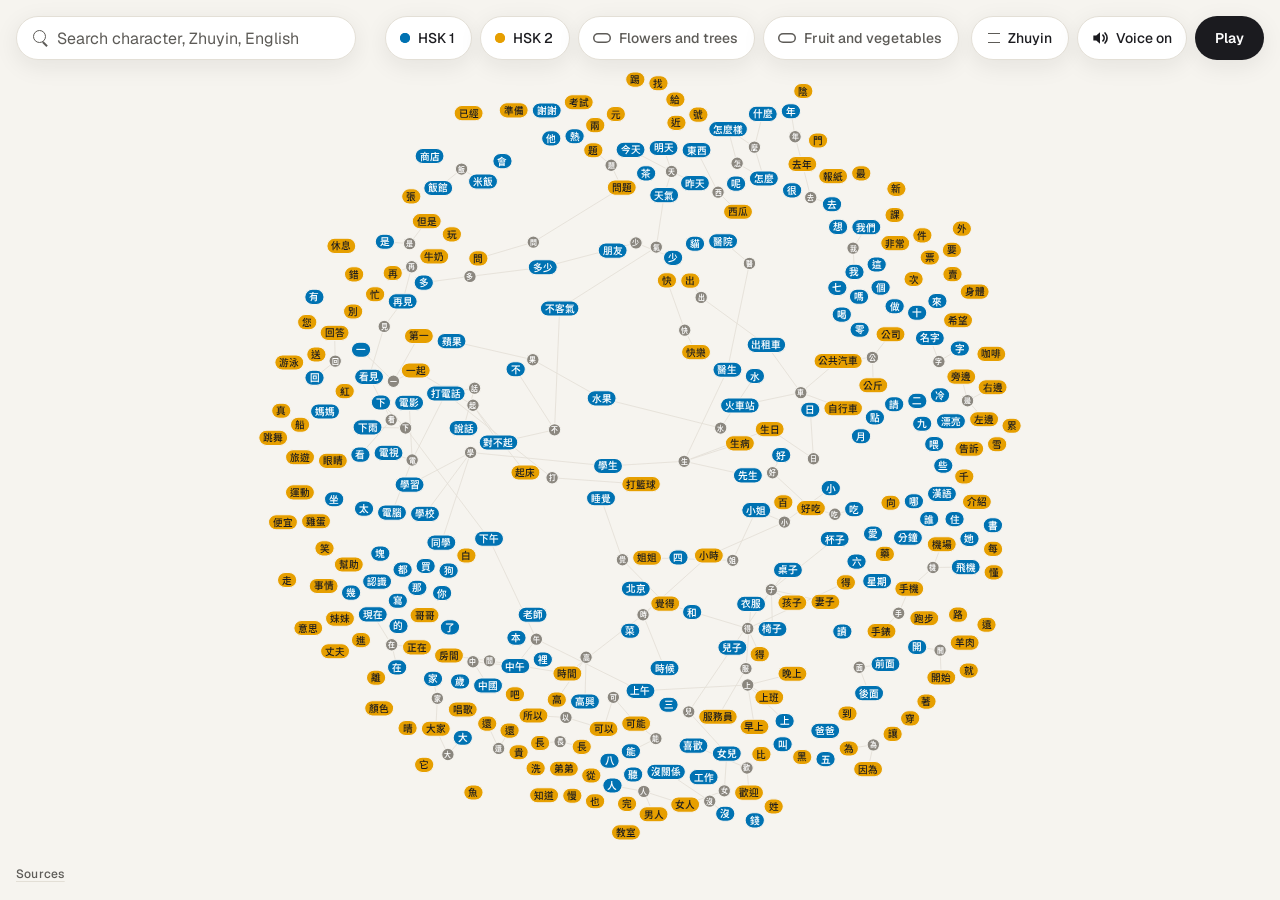
<file: site/index.html>
<!doctype html>
<html lang="en">
<head>
<meta charset="utf-8">
<meta name="viewport" content="width=device-width, initial-scale=1, viewport-fit=cover">
<meta name="theme-color" content="#f6f4ef" media="(prefers-color-scheme: light)">
<meta name="theme-color" content="#0f1424" media="(prefers-color-scheme: dark)">
<style>html{background:#f6f4ef}@media(prefers-color-scheme:dark){html{background:#0f1424}}</style>
<link rel="manifest" href="manifest.webmanifest">
<link rel="apple-touch-icon" sizes="180x180" href="icons/apple-touch-icon.png">
<meta name="apple-mobile-web-app-capable" content="yes">
<meta name="mobile-web-app-capable" content="yes">
<meta name="apple-mobile-web-app-title" content="字串">
<meta name="apple-mobile-web-app-status-bar-style" content="default">
<link rel="apple-touch-startup-image" media="(device-width: 440px) and (device-height: 956px) and (-webkit-device-pixel-ratio: 3) and (orientation: portrait) and (prefers-color-scheme: light)" href="icons/launch-1320x2868.png">
<link rel="apple-touch-startup-image" media="(device-width: 420px) and (device-height: 912px) and (-webkit-device-pixel-ratio: 3) and (orientation: portrait) and (prefers-color-scheme: light)" href="icons/launch-1260x2736.png">
<link rel="apple-touch-startup-image" media="(device-width: 430px) and (device-height: 932px) and (-webkit-device-pixel-ratio: 3) and (orientation: portrait) and (prefers-color-scheme: light)" href="icons/launch-1290x2796.png">
<link rel="apple-touch-startup-image" media="(device-width: 402px) and (device-height: 874px) and (-webkit-device-pixel-ratio: 3) and (orientation: portrait) and (prefers-color-scheme: light)" href="icons/launch-1206x2622.png">
<link rel="apple-touch-startup-image" media="(device-width: 393px) and (device-height: 852px) and (-webkit-device-pixel-ratio: 3) and (orientation: portrait) and (prefers-color-scheme: light)" href="icons/launch-1179x2556.png">
<link rel="apple-touch-startup-image" media="(device-width: 428px) and (device-height: 926px) and (-webkit-device-pixel-ratio: 3) and (orientation: portrait) and (prefers-color-scheme: light)" href="icons/launch-1284x2778.png">
<link rel="apple-touch-startup-image" media="(device-width: 390px) and (device-height: 844px) and (-webkit-device-pixel-ratio: 3) and (orientation: portrait) and (prefers-color-scheme: light)" href="icons/launch-1170x2532.png">
<link rel="apple-touch-startup-image" media="(device-width: 375px) and (device-height: 812px) and (-webkit-device-pixel-ratio: 3) and (orientation: portrait) and (prefers-color-scheme: light)" href="icons/launch-1125x2436.png">
<link rel="apple-touch-startup-image" media="(device-width: 414px) and (device-height: 896px) and (-webkit-device-pixel-ratio: 3) and (orientation: portrait) and (prefers-color-scheme: light)" href="icons/launch-1242x2688.png">
<link rel="apple-touch-startup-image" media="(device-width: 414px) and (device-height: 896px) and (-webkit-device-pixel-ratio: 2) and (orientation: portrait) and (prefers-color-scheme: light)" href="icons/launch-828x1792.png">
<link rel="apple-touch-startup-image" media="(device-width: 375px) and (device-height: 667px) and (-webkit-device-pixel-ratio: 2) and (orientation: portrait) and (prefers-color-scheme: light)" href="icons/launch-750x1334.png">
<link rel="apple-touch-startup-image" media="(device-width: 440px) and (device-height: 956px) and (-webkit-device-pixel-ratio: 3) and (orientation: portrait) and (prefers-color-scheme: dark)" href="icons/launch-dark-1320x2868.png">
<link rel="apple-touch-startup-image" media="(device-width: 420px) and (device-height: 912px) and (-webkit-device-pixel-ratio: 3) and (orientation: portrait) and (prefers-color-scheme: dark)" href="icons/launch-dark-1260x2736.png">
<link rel="apple-touch-startup-image" media="(device-width: 430px) and (device-height: 932px) and (-webkit-device-pixel-ratio: 3) and (orientation: portrait) and (prefers-color-scheme: dark)" href="icons/launch-dark-1290x2796.png">
<link rel="apple-touch-startup-image" media="(device-width: 402px) and (device-height: 874px) and (-webkit-device-pixel-ratio: 3) and (orientation: portrait) and (prefers-color-scheme: dark)" href="icons/launch-dark-1206x2622.png">
<link rel="apple-touch-startup-image" media="(device-width: 393px) and (device-height: 852px) and (-webkit-device-pixel-ratio: 3) and (orientation: portrait) and (prefers-color-scheme: dark)" href="icons/launch-dark-1179x2556.png">
<link rel="apple-touch-startup-image" media="(device-width: 428px) and (device-height: 926px) and (-webkit-device-pixel-ratio: 3) and (orientation: portrait) and (prefers-color-scheme: dark)" href="icons/launch-dark-1284x2778.png">
<link rel="apple-touch-startup-image" media="(device-width: 390px) and (device-height: 844px) and (-webkit-device-pixel-ratio: 3) and (orientation: portrait) and (prefers-color-scheme: dark)" href="icons/launch-dark-1170x2532.png">
<link rel="apple-touch-startup-image" media="(device-width: 375px) and (device-height: 812px) and (-webkit-device-pixel-ratio: 3) and (orientation: portrait) and (prefers-color-scheme: dark)" href="icons/launch-dark-1125x2436.png">
<link rel="apple-touch-startup-image" media="(device-width: 414px) and (device-height: 896px) and (-webkit-device-pixel-ratio: 3) and (orientation: portrait) and (prefers-color-scheme: dark)" href="icons/launch-dark-1242x2688.png">
<link rel="apple-touch-startup-image" media="(device-width: 414px) and (device-height: 896px) and (-webkit-device-pixel-ratio: 2) and (orientation: portrait) and (prefers-color-scheme: dark)" href="icons/launch-dark-828x1792.png">
<link rel="apple-touch-startup-image" media="(device-width: 375px) and (device-height: 667px) and (-webkit-device-pixel-ratio: 2) and (orientation: portrait) and (prefers-color-scheme: dark)" href="icons/launch-dark-750x1334.png">
<title>HSK 1-2 network</title>
<link rel="preload" href="fonts/noto-sans-cjk-tc.woff2" as="font" type="font/woff2" crossorigin>
<link rel="preload" href="fonts/geist.woff2" as="font" type="font/woff2" crossorigin>
<link rel="stylesheet" href="style.css">
</head>
<body>
<main id="stage" class="stage">
  <svg id="graph" role="img" aria-label="Network of collection words linked by shared characters"></svg>
  <p id="status" class="status">Loading…</p>
  <aside id="card" class="card" hidden aria-live="polite"></aside>
</main>
<header id="controls" class="controls">
  <div class="search" role="search">
    <input id="search" type="search" autocomplete="off" spellcheck="false"
      placeholder="Search character, Zhuyin, English" aria-label="Search words"
      aria-controls="results" aria-expanded="false">
    <ul id="results" class="results" role="listbox" hidden></ul>
  </div>
  <ul class="legend" aria-label="Collections">
    <li><button type="button" class="level" role="switch" aria-checked="true" data-collection="1"><span class="swatch l1"></span>HSK 1</button></li>
    <li><button type="button" class="level" role="switch" aria-checked="true" data-collection="2"><span class="swatch l2"></span>HSK 2</button></li>
    <li><button type="button" class="level" role="switch" aria-checked="false" data-collection="flora"><span class="swatch pill"></span>Flowers and trees</button></li>
    <li><button type="button" class="level" role="switch" aria-checked="false" data-collection="produce"><span class="swatch pill"></span>Fruit and vegetables</button></li>
  </ul>
  <div class="panel">
    <button type="button" id="script" class="script">Zhuyin</button>
    <button type="button" id="voice" class="voice" role="switch" aria-checked="true" aria-label="Voice">
      <svg viewBox="0 0 24 24" aria-hidden="true"><path class="i-note" d="M4 9h3.5L12 5v14l-4.5-4H4z"/><path class="i-wave" d="M15.5 8.5a5 5 0 0 1 0 7M18 6a8.5 8.5 0 0 1 0 12"/><path class="i-slash" d="M3.5 3.5l17 17"/></svg>
      <span class="voice-state">Voice on</span>
    </button>
    <a class="play" href="bubbles/">Play</a>
  </div>
</header>
<footer class="foot">
  <details id="sources">
    <summary>Sources</summary>
    <div class="sources-body">
      <p>Definitions and Traditional forms: <a href="https://cc-cedict.org/wiki/" rel="noopener">CC-CEDICT</a>,
        licensed <a href="https://creativecommons.org/licenses/by-sa/4.0/" rel="noopener">CC BY-SA 4.0</a>;
        <a href="https://www.mdbg.net/chinese/dictionary?page=cc-cedict" rel="noopener">download</a>.
        Built from the release of <span id="cedict-release">(unknown)</span>.
        The graph data is shared under the same license.</p>
      <p>Word lists: HSK 2.0 levels 1 and 2 from <a id="hsk-source" href="https://github.com/clem109/hsk-vocabulary" rel="noopener">clem109/hsk-vocabulary</a> (MIT).</p>
      <p id="collections-source">Themed collections: Flowers and trees and Fruit and vegetables were chosen for this site; their definitions come from CC-CEDICT as above.</p>
      <p>Pronunciation: word recordings by Yue Tan (Université de Caen, Shtooka), via
        <a id="audio-source" href="https://github.com/hugolpz/audio-cmn" rel="noopener">hugolpz/audio-cmn</a>,
        licensed <a href="https://creativecommons.org/licenses/by-sa/3.0/us/" rel="noopener">CC BY-SA 3.0 US</a>;
        files unchanged, <a href="audio/CREDITS.txt">credits</a>.</p>
      <p>Syllable recordings by Chen Wang, via
        <a id="syllable-source" href="https://github.com/hugolpz/audio-cmn" rel="noopener">hugolpz/audio-cmn</a>,
        licensed CC BY-SA (version not stated by the source; see its <a href="https://github.com/hugolpz/audio-cmn#readme" rel="noopener">README</a>);
        files unchanged, <a href="audio/CREDITS.txt">credits</a>.</p>
      <p>Character parts: Ideographic Description Sequences from <a href="https://babelstone.co.uk/CJK/IDS.TXT" rel="noopener">BabelStone IDS</a>,
        maintained by Andrew West; built from the file dated <span id="ids-date">(unknown)</span>.</p>
      <p>Radicals and part meanings: <a href="https://www.unicode.org/charts/unihan.html" rel="noopener">Unicode Unihan database</a>
        version <span id="unihan-version">(unknown)</span>, © Unicode, Inc.,
        <a href="https://www.unicode.org/license.txt" rel="noopener">Unicode License V3</a>.</p>
      <p>Character drawings: <a href="https://glyphwiki.org/" rel="noopener">GlyphWiki</a> glyph data,
        free to use, copy, and distribute with or without modification (<a href="data/glyphwiki-LICENSE.txt">license</a>);
        built from the data of <span id="glyphwiki-date">(unknown)</span>.</p>
      <p>Graph library: <a href="https://d3js.org" rel="noopener">D3</a> v7.9.0,
        <a href="vendor/d3.LICENSE.txt">ISC license</a>.</p>
      <p>Typefaces: <a href="https://github.com/notofonts/noto-cjk" rel="noopener">Noto Sans CJK TC</a> by Adobe and Google (<a href="http://scripts.sil.org/OFL" rel="noopener">OFL notice</a>) and
        <a href="https://github.com/vercel/geist-font" rel="noopener">Geist</a> by Vercel with Basement Studio, both licensed
        <a href="https://openfontlicense.org" rel="noopener">SIL Open Font License 1.1</a>; subset for this site,
        licenses: <a href="fonts/noto-sans-cjk-tc.OFL.txt">Noto Sans CJK TC</a>, <a href="fonts/geist.OFL.txt">Geist</a>.</p>
    </div>
  </details>
</footer>
<script src="vendor/d3.v7.min.js"></script>
<script type="module" src="app.js"></script>
</body>
</html>
</file>
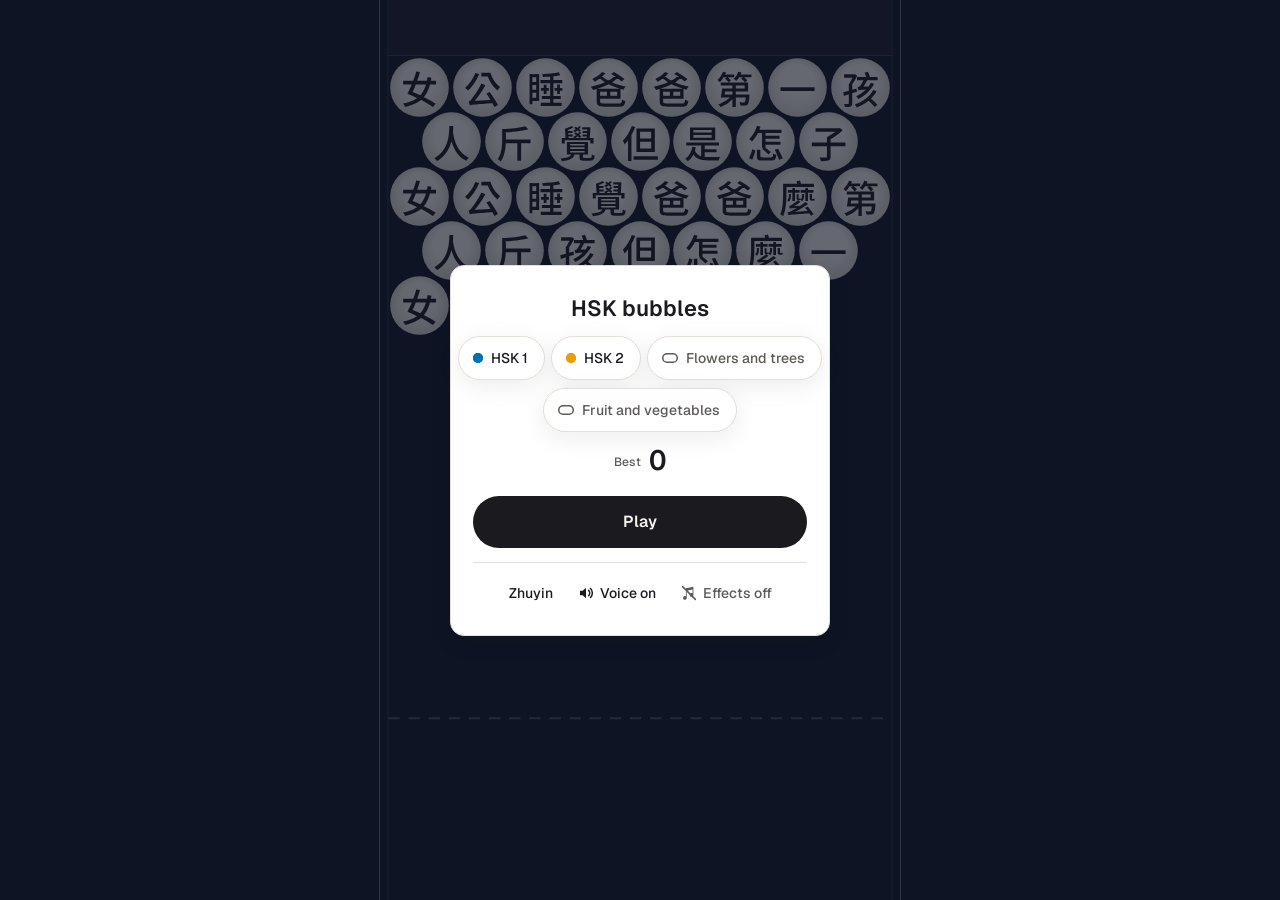
<file: site/bubbles/index.html>
<!doctype html>
<html lang="en">
<head>
<meta charset="utf-8">
<meta name="viewport" content="width=device-width, initial-scale=1, viewport-fit=cover">
<meta name="theme-color" content="#0f1424">
<style>html{background:#0f1424}</style>
<link rel="manifest" href="../manifest.webmanifest">
<link rel="apple-touch-icon" sizes="180x180" href="../icons/apple-touch-icon.png">
<meta name="apple-mobile-web-app-capable" content="yes">
<meta name="mobile-web-app-capable" content="yes">
<meta name="apple-mobile-web-app-title" content="字串">
<meta name="apple-mobile-web-app-status-bar-style" content="default">
<title>HSK bubbles</title>
<link rel="preload" href="../fonts/noto-sans-cjk-tc.woff2" as="font" type="font/woff2" crossorigin>
<link rel="preload" href="../fonts/geist.woff2" as="font" type="font/woff2" crossorigin>
<link rel="stylesheet" href="../style.css">
<link rel="stylesheet" href="game.css">
</head>
<body class="game">
<main id="app" class="app">
  <canvas id="board" aria-label="Bubble board. Drag to aim, lift to shoot."></canvas>

  <header id="hud" class="hud" hidden>
    <div class="hud-score">
      <span id="score" class="score">0</span>
      <span class="hud-meta"><span id="round">Round 1</span><span id="words-left"></span><span id="combo" class="combo" hidden></span></span>
    </div>
    <div class="hud-actions">
      <button type="button" class="icon-btn sound-btn" data-say role="switch" aria-checked="true" aria-label="Voice: pronunciation">
        <svg viewBox="0 0 24 24" aria-hidden="true"><path class="i-note" d="M4 9h3.5L12 5v14l-4.5-4H4z"/><path class="i-wave" d="M15.5 8.5a5 5 0 0 1 0 7M18 6a8.5 8.5 0 0 1 0 12"/><path class="i-slash" d="M3.5 3.5l17 17"/></svg>
        <span class="sound-state">Voice on</span>
      </button>
      <button type="button" class="icon-btn sound-btn" data-sound role="switch" aria-checked="false" aria-label="Effects: sounds and vibration">
        <svg viewBox="0 0 24 24" aria-hidden="true"><path class="i-note" d="M9 18.5a2.5 2.5 0 1 1-2.5-2.5c.5 0 1 .1 1.4.4V5.5l10-2v11a2.5 2.5 0 1 1-2.5-2.5c.5 0 1 .1 1.4.4V7.3l-7.8 1.6v9.6z"/><path class="i-slash" d="M3.5 3.5l17 17"/></svg>
        <span class="sound-state">Effects off</span>
      </button>
      <button type="button" id="pause" class="icon-btn" aria-label="Pause">
        <svg viewBox="0 0 24 24" aria-hidden="true"><rect x="6.5" y="5" width="3.6" height="14" rx="1.2"/><rect x="13.9" y="5" width="3.6" height="14" rx="1.2"/></svg>
      </button>
    </div>
  </header>

  <p id="hint" class="hint" hidden></p>
  <aside id="wcard" class="wcard" aria-live="polite" hidden></aside>
  <div id="banner" class="banner" role="status" hidden></div>

  <section id="start" class="screen scroll" aria-labelledby="title">
    <div class="fold">
      <div class="sheet start-sheet">
        <h1 id="title">HSK bubbles</h1>
        <ul class="levels" aria-label="Collections in the game">
          <li><button type="button" class="level" role="switch" aria-checked="true" data-collection="1"><span class="swatch l1"></span>HSK 1</button></li>
          <li><button type="button" class="level" role="switch" aria-checked="true" data-collection="2"><span class="swatch l2"></span>HSK 2</button></li>
          <li><button type="button" class="level" role="switch" aria-checked="false" data-collection="flora"><span class="swatch themed"></span>Flowers and trees</button></li>
          <li><button type="button" class="level" role="switch" aria-checked="false" data-collection="produce"><span class="swatch themed"></span>Fruit and vegetables</button></li>
        </ul>
        <p class="best"><span class="caption">Best</span> <strong class="best-score">0</strong></p>
        <button type="button" id="play" class="primary" disabled>Loading…</button>
        <div class="quiet">
          <button type="button" class="quiet-btn" data-script role="switch" aria-checked="false" aria-label="Script: Zhuyin or Pinyin">
            <span class="script-state">Zhuyin</span>
          </button>
          <button type="button" class="quiet-btn sound-btn" data-say role="switch" aria-checked="true" aria-label="Voice: pronunciation">
            <svg viewBox="0 0 24 24" aria-hidden="true"><path class="i-note" d="M4 9h3.5L12 5v14l-4.5-4H4z"/><path class="i-wave" d="M15.5 8.5a5 5 0 0 1 0 7M18 6a8.5 8.5 0 0 1 0 12"/><path class="i-slash" d="M3.5 3.5l17 17"/></svg>
            <span class="sound-state">Voice on</span>
          </button>
          <button type="button" class="quiet-btn sound-btn" data-sound role="switch" aria-checked="false" aria-label="Effects: sounds and vibration">
            <svg viewBox="0 0 24 24" aria-hidden="true"><path class="i-note" d="M9 18.5a2.5 2.5 0 1 1-2.5-2.5c.5 0 1 .1 1.4.4V5.5l10-2v11a2.5 2.5 0 1 1-2.5-2.5c.5 0 1 .1 1.4.4V7.3l-7.8 1.6v9.6z"/><path class="i-slash" d="M3.5 3.5l17 17"/></svg>
            <span class="sound-state">Effects off</span>
          </button>
        </div>
      </div>
    </div>
    <div class="below">
      <a class="chip-btn" href="../">Network</a>
      <details class="sources">
        <summary>Sources</summary>
        <p>Definitions and Traditional forms: <a href="https://cc-cedict.org/wiki/" rel="noopener">CC-CEDICT</a>,
          licensed <a href="https://creativecommons.org/licenses/by-sa/4.0/" rel="noopener">CC BY-SA 4.0</a>.
          Built from the release of <span id="cedict-release">(unknown)</span>.</p>
        <p>Word lists: HSK 2.0 levels 1 and 2 from <a href="https://github.com/clem109/hsk-vocabulary" rel="noopener">clem109/hsk-vocabulary</a> (MIT).</p>
        <p>Pronunciation: word recordings by Yue Tan (Université de Caen, Shtooka), via
          <a id="audio-source" href="https://github.com/hugolpz/audio-cmn" rel="noopener">hugolpz/audio-cmn</a>,
          licensed <a href="https://creativecommons.org/licenses/by-sa/3.0/us/" rel="noopener">CC BY-SA 3.0 US</a>;
          files unchanged, <a href="../audio/CREDITS.txt">credits</a>.</p>
        <p>Typefaces: <a href="https://github.com/notofonts/noto-cjk" rel="noopener">Noto Sans CJK TC</a> by Adobe and Google (<a href="http://scripts.sil.org/OFL" rel="noopener">OFL notice</a>) and
          <a href="https://github.com/vercel/geist-font" rel="noopener">Geist</a> by Vercel with Basement Studio, both licensed
          <a href="https://openfontlicense.org" rel="noopener">SIL Open Font License 1.1</a>; subset for this site,
          licenses: <a href="../fonts/noto-sans-cjk-tc.OFL.txt">Noto Sans CJK TC</a>, <a href="../fonts/geist.OFL.txt">Geist</a>.</p>
      </details>
    </div>
  </section>

  <section id="paused" class="screen" aria-labelledby="paused-title" hidden>
    <div class="sheet small">
      <h2 id="paused-title">Paused</h2>
      <button type="button" id="resume" class="primary">Resume</button>
      <button type="button" id="quit" class="secondary">Quit to start</button>
    </div>
  </section>

  <section id="over" class="screen" aria-labelledby="over-title" hidden>
    <div class="sheet">
      <h2 id="over-title">Game over</h2>
      <p class="final"><span id="final-score">0</span></p>
      <p class="best"><span class="caption">Best</span> <strong class="best-score">0</strong> <span id="new-best" class="new-best" hidden>New best</span></p>
      <h3 class="list-title">Words popped</h3>
      <ol id="popped-list" class="popped-list"></ol>
      <button type="button" id="again" class="primary">Play again</button>
      <div class="row"><a class="chip-btn" href="../">Network</a></div>
    </div>
  </section>
</main>
<script type="module" src="game.js"></script>
</body>
</html>
</file>
<file: site/style.css>
/* Shared look tokens for the network and the game (spec hsk-network #look). */

/* Vendored subsets cut by scripts/build_fonts.py; licenses beside them (#type-faces). */
@font-face {
  font-family: "Noto Sans CJK TC";
  src: url("fonts/noto-sans-cjk-tc.woff2") format("woff2");
  font-weight: 400 500;
  font-style: normal;
  font-display: swap;
}

/* Mainland forms face (#face-forms): named only in pinyin mode, so never preloaded. */
@font-face {
  font-family: "Noto Sans CJK TC Mainland";
  src: url("fonts/noto-sans-cjk-tc-mainland.woff2") format("woff2");
  font-weight: 400 500;
  font-style: normal;
  font-display: swap;
}

@font-face {
  font-family: "Geist";
  src: url("fonts/geist.woff2") format("woff2");
  font-weight: 400 600;
  font-style: normal;
  font-display: swap;
}

:root {
  /* Type (#face-stack, #type-scale): Geist first so every character and Zhuyin falls to the Chinese face. */
  --font: "Geist", "Noto Sans CJK TC", system-ui, sans-serif;
  --fs-head: 40px;
  --fs-head-phone: 36px;
  --fs-score: 56px;
  --fs-score-play: 28px;
  --fs-title: 22px;
  --fs-body: 16px;
  --lh-body: 1.5;
  --fs-label: 14px;
  --fs-caption: 12px;
  --ls-caption: .02em;
  --zhuyin-ratio: .38;
  --fs-zhuyin-min: 14px;
  --fs-zhuyin-list: 15px;
  --zhuyin-gap: .3em;
  --w-regular: 400;
  --w-medium: 500;
  --w-semibold: 600;

  /* Color (#color-table). Okabe-Ito blue and orange: distinguishable under common color blindness. */
  --paper: #f6f4ef;
  --night: #0f1424;
  --surface: #ffffff;
  --surface-night: #181e31;
  --ink: #1b1b1f;
  --ink-night: #f6f4ef;
  --muted: #5d5b57;
  --muted-night: #a9b0c2;
  --line: #e3dfd6;
  --line-night: rgba(255, 255, 255, .14);
  --hsk1: #0072b2;
  --hsk2: #e69f00;
  --hub: #8b877f;
  --hover: var(--paper);  /* row hover and selection fill on surfaces */
  /* Part strokes (#strokes-colors): the Okabe-Ito colors left after the level blue and orange. */
  --part-1: #d55e00;
  --part-2: #009e73;
  --part-3: #cc79a7;

  /* Depth (#color-depth, #color-meaning). */
  --radius-card: 14px;
  --radius-pill: 999px;
  --shadow: 0 6px 24px rgba(27, 27, 31, .08);
  --focus-ring: 2px;

  /* Motion (#motion-table): transform and opacity only. */
  --ease-out: cubic-bezier(.22, 1, .36, 1);
  --ease-in-out: cubic-bezier(.65, 0, .35, 1);
  --press-scale: .97;
  --rise: 8px;
  --dur-press: 140ms;
  --dur-card: 220ms;
  --dur-card-leave: 150ms;
  --dur-sheet: 260ms;
  --dur-focus: 550ms;
  --dur-load: 400ms;
  --dur-level: 200ms;
  --dur-reduced: 120ms;
}

/* Pinyin mode: the mainland forms face before the Chinese face, for every text style (#face-forms). */
:root[data-script="pinyin"] {
  --font: "Geist", "Noto Sans CJK TC Mainland", "Noto Sans CJK TC", system-ui, sans-serif;
}

/* ---------- Base (shared by both pages) ---------- */

:root {
  font-family: var(--font);
  font-size: var(--fs-body);
  font-weight: var(--w-regular);
  font-synthesis: none; /* #scale-weights: never a synthetic bold */
  color: var(--ink);
  background: var(--paper);
  -webkit-text-size-adjust: 100%;
  -webkit-tap-highlight-color: transparent; /* #fit-touch: no gray flash on tap */
  touch-action: pan-x pan-y; /* #fit-zoom: no pinch or double-tap page zoom; pages also block iOS gestures */
}

* { box-sizing: border-box; }

html, body {
  margin: 0;
  height: 100%;
  overflow: hidden;
  overscroll-behavior: none;
}

/* #fit-height, #fit-bounce: the body is pinned to the visible screen, so the page never scrolls or slides. */
body {
  position: fixed;
  top: 0;
  left: 0;
  display: flex;
  flex-direction: column;
  height: 100vh;
  height: 100dvh;
  width: 100%;
}

button { font: inherit; color: inherit; }
:focus-visible { outline: var(--focus-ring) solid var(--ink); outline-offset: 2px; }

/* Collection chips (#page-levels): mark and name; an off chip shows a hollow dot, or a muted
   pill outline for a themed collection, and a muted name. */
.level {
  display: inline-flex;
  align-items: center;
  gap: 8px;
  min-height: 44px;
  padding: 0 16px 0 14px;
  border: 1px solid var(--line);
  border-radius: var(--radius-pill);
  background: var(--surface);
  box-shadow: var(--shadow);
  font-size: var(--fs-label);
  font-weight: var(--w-medium);
  white-space: nowrap;
  cursor: pointer;
}
.level[aria-disabled="true"] { cursor: default; }
.level[aria-checked="false"] { color: var(--muted); }
.swatch {
  display: inline-block;
  flex: none;
  width: 10px;
  height: 10px;
  border-radius: 50%;
  background: var(--swatch);
  box-shadow: inset 0 0 0 1.5px var(--swatch);
}
.swatch.l1 { --swatch: var(--hsk1); }
.swatch.l2 { --swatch: var(--hsk2); }
/* Themed collection mark (#color-levels): a small hollow pill, surface fill and ink outline. */
.swatch.pill { width: 18px; border-radius: var(--radius-pill); background: var(--surface); --swatch: var(--ink); }
.level[aria-checked="false"] .swatch { background: transparent; }
.level[aria-checked="false"] .swatch.pill { --swatch: var(--muted); }

/* Headword and readings, built by headword.js for both pages (#zhuyin-columns, #pinyin-ruby,
   #zhuyin-fallback); --head sets the headword size; characters Medium, readings Regular (#scale-weights). */
.hw {
  display: flex;
  flex-wrap: wrap;
  align-items: center;
  gap: 0 .12em;
  font-size: var(--head, var(--fs-head));
  font-weight: var(--w-medium);
  line-height: 1.15;
}
.hw-cell { display: inline-flex; align-items: center; }
.zy-col {
  display: inline-flex;
  flex-direction: column;
  align-items: center;
  margin: 0 .3em 0 .06em;
  font-weight: var(--w-regular);
  font-size: max(var(--fs-zhuyin-min), calc(var(--head, var(--fs-head)) * var(--zhuyin-ratio)));
  line-height: 1.02;
}
.zy-sym { position: relative; }
.zy-tone { position: absolute; left: 96%; top: .14em; font-size: .9em; }
.zy-dot { height: .5em; line-height: .5; }
.hw-ruby { display: block; line-height: 1; padding-top: .2em; }
.hw-ruby ruby { ruby-position: over; margin-right: .06em; }
.hw-ruby rt {
  font-size: max(var(--fs-zhuyin-min), calc(var(--head, var(--fs-head)) * var(--zhuyin-ratio)));
  line-height: 1.3;
  text-align: center;
}
.hw-line { flex-direction: column; align-items: flex-start; }
.hw-ruby rt, .hw-reading { font-weight: var(--w-regular); }
.hw-reading { font-size: 1rem; line-height: 1.4; }

/* One-line readings (#zhuyin-line): syllables 0.3em apart; lists, measure words, references. */
.zy, .py { font-size: var(--fs-zhuyin-list); font-weight: var(--w-regular); white-space: nowrap; }
.zy > span + span { margin-left: var(--zhuyin-gap); }

/* Press (#motion-press): scale on the compositor; color only with reduced motion. */
.level, .script, .voice, .play, .foot summary, .c-words button, .c-close, .c-say {
  transition: transform var(--dur-press) var(--ease-out);
}
.level:active, .script:active, .voice:active, .play:active, .foot summary:active, .c-words button:active, .c-close:active, .c-say:active {
  transform: scale(var(--press-scale));
}

/* ---------- Network page (#page) ---------- */

.stage {
  position: absolute;  /* no stacking context: the card stacks over the Sources link */
  inset: 0;
  overflow: hidden;
}

#graph {
  display: block;
  width: 100%;
  height: 100%;
  touch-action: none;
  user-select: none;
  -webkit-user-select: none;
  -webkit-touch-callout: none; /* #fit-select: long-press on a node shows no callout */
  cursor: grab;
}
#graph:active { cursor: grabbing; }

.status {
  position: absolute;
  inset: 0;
  margin: 0;
  display: grid;
  place-items: center;
  color: var(--muted);
  font-size: var(--fs-label);
  pointer-events: none;
}
.status:empty { display: none; }

/* Controls float over the graph; the gaps between them stay the graph's. */
.controls {
  position: fixed;
  top: max(16px, env(safe-area-inset-top));
  left: max(16px, env(safe-area-inset-left));
  right: max(16px, env(safe-area-inset-right));
  z-index: 3;
  display: flex;
  align-items: flex-start;
  gap: 12px;
  pointer-events: none;
  -webkit-user-select: none;
  user-select: none;
  -webkit-touch-callout: none;
}
.controls > * { pointer-events: auto; }
.controls input { -webkit-user-select: text; user-select: text; -webkit-touch-callout: default; }

.search {
  position: relative;
  flex: 0 1 340px;
  min-width: 0;
}
.search::before, .search::after {
  content: "";
  position: absolute;
  pointer-events: none;
}
.search::before {
  left: 17px;
  top: 14px;
  width: 11px;
  height: 11px;
  border: 1.5px solid var(--muted);
  border-radius: 50%;
}
.search::after {
  left: 27px;
  top: 25px;
  width: 6px;
  height: 1.5px;
  background: var(--muted);
  transform: rotate(45deg);
  transform-origin: left center;
}
#search {
  width: 100%;
  height: 44px;
  font: inherit;
  font-size: 16px;
  padding: 0 18px 0 40px;
  border: 1px solid var(--line);
  border-radius: var(--radius-pill);
  background: var(--surface);
  color: var(--ink);
  box-shadow: var(--shadow);
  -webkit-appearance: none;
  appearance: none;
}
#search::placeholder { color: var(--muted); opacity: 1; }
#search:focus-visible { outline-offset: 0; }

.results {
  position: absolute;
  left: 0;
  right: 0;
  top: calc(100% + 8px);
  margin: 0;
  padding: 6px;
  list-style: none;
  background: var(--surface);
  border: 1px solid var(--line);
  border-radius: var(--radius-card);
  box-shadow: var(--shadow);
  max-height: min(60vh, 520px);
  max-height: min(60dvh, 520px);
  overflow-y: auto;
  overscroll-behavior: contain;
  animation: rise var(--dur-card) var(--ease-out);
}
.results li {
  display: flex;
  align-items: center;
  gap: 12px;
  min-height: 44px;
  padding: 6px 10px;
  border-radius: 10px;
  font-size: var(--fs-label);
  cursor: pointer;
}
.results li[aria-selected="true"], .results li:hover { background: var(--hover); }
.results li.empty { color: var(--muted); cursor: default; background: none; }
.results .r-han { font-size: 20px; line-height: 1.2; flex: none; }
.results .r-def { color: var(--muted); overflow: hidden; text-overflow: ellipsis; white-space: nowrap; min-width: 0; }
.results .r-lvl {
  margin-left: auto;
  flex: none;
  font-size: var(--fs-caption);
  letter-spacing: var(--ls-caption);
  font-weight: var(--w-medium);
  color: var(--muted);
}

.panel {
  display: flex;
  align-items: center;
  gap: 8px;
}
.legend {
  display: flex;
  flex-wrap: wrap;
  justify-content: flex-end;
  gap: 8px;
  margin: 0 0 0 auto;
  padding: 0;
  list-style: none;
}

/* Script control (#default-script-setting): reads the current script. */
.script {
  display: inline-flex;
  align-items: center;
  gap: 8px;
  min-height: 44px;
  padding: 0 16px;
  border: 1px solid var(--line);
  border-radius: var(--radius-pill);
  background: var(--surface);
  box-shadow: var(--shadow);
  font-size: var(--fs-label);
  font-weight: var(--w-medium);
  cursor: pointer;
}
.script::before {
  content: "";
  width: 12px;
  height: 8px;
  border-top: 1.5px solid var(--muted);
  border-bottom: 1.5px solid var(--muted);
}

/* Voice control (#page-voice): speaker icon and state, the icon crossed when off;
   icon only where the row is narrow. The card's speaker button reuses the icon. */
.voice {
  display: inline-flex;
  align-items: center;
  gap: 6px;
  min-height: 44px;
  padding: 0 14px 0 12px;
  border: 1px solid var(--line);
  border-radius: var(--radius-pill);
  background: var(--surface);
  box-shadow: var(--shadow);
  font-size: var(--fs-label);
  font-weight: var(--w-medium);
  white-space: nowrap;
  cursor: pointer;
}
.voice[aria-checked="false"] { color: var(--muted); }
.voice svg, .c-say svg { width: 20px; height: 20px; flex: none; }
.voice svg .i-note, .c-say svg .i-note { fill: currentColor; }
.voice svg .i-wave, .voice svg .i-slash, .c-say svg .i-wave {
  fill: none;
  stroke: currentColor;
  stroke-width: 2;
  stroke-linecap: round;
}
.voice[aria-checked="false"] .i-wave, .voice[aria-checked="true"] .i-slash, .c-say .i-slash { display: none; }

/* Primary action: an ink pill (#color-meaning). */
.play {
  display: inline-flex;
  align-items: center;
  min-height: 44px;
  padding: 0 20px;
  border-radius: var(--radius-pill);
  background: var(--ink);
  color: var(--surface);
  font-size: var(--fs-label);
  font-weight: var(--w-semibold);
  text-decoration: none;
  box-shadow: var(--shadow);
}

/* Graph marks */
.graph { opacity: 0; transition: opacity var(--dur-load) ease-out; }
.graph.in { opacity: 1; }
.link {
  stroke: var(--line);
  stroke-width: 1.2;
  pointer-events: none;
  transition: opacity var(--dur-focus) var(--ease-in-out), stroke-opacity var(--dur-level) ease-out;
}
.node {
  cursor: pointer;
  transition: opacity var(--dur-focus) var(--ease-in-out), visibility 0s;
}
.node > * { transition: opacity var(--dur-level) ease-out; }
.node text { pointer-events: none; text-anchor: middle; dominant-baseline: central; font-weight: var(--w-medium); }
.word rect { stroke: var(--paper); stroke-width: 1.5; }
.word.l1 rect { fill: var(--hsk1); }
.word.l2 rect { fill: var(--hsk2); }
.word text { font-size: 14px; }
.word.l1 text { fill: #ffffff; }  /* labels sit on the fixed level and hub fills, in both appearances */
.word.l2 text { fill: #1b1b1f; }
/* Themed word (#color-levels): a hollow pill, surface fill with a 2px ink outline. */
.word.pill rect { fill: var(--surface); stroke: var(--ink); stroke-width: 2; }
.word.pill text { fill: var(--ink); }
.hub circle { fill: var(--hub); stroke: var(--paper); stroke-width: 1.5; }
.hub text { fill: #ffffff; font-size: 10px; }

/* Level off (#motion-level): words and links fade, then stop taking taps. */
.link.off { stroke-opacity: 0; }
.node.off > * { opacity: 0; }
.node.off {
  visibility: hidden;
  pointer-events: none;
  transition: opacity var(--dur-focus) var(--ease-in-out), visibility 0s linear var(--dur-level);
}

.dimmed .link { opacity: .25; }
.dimmed .node { opacity: .16; }
.dimmed .link.lit, .dimmed .node.lit { opacity: 1; }
.link.lit { stroke: var(--hub); }
.node.focus rect, .node.focus circle { stroke: var(--ink); stroke-width: 2; }
.node.focus.pill rect { stroke-width: 3.5; }

/* Card (#page-card-content): beside the node on desktop, a bottom sheet on phones. */
.card {
  position: absolute;
  z-index: 2;
  width: max-content;
  min-width: 220px;
  max-width: min(340px, calc(100% - 24px));
  max-height: calc(100% - 24px);
  overflow-y: auto;
  overscroll-behavior: contain;
  padding: 18px 20px 16px;
  background: var(--surface);
  border: 1px solid var(--line);
  border-radius: var(--radius-card);
  box-shadow: var(--shadow);
  opacity: 0;
  transform: translateY(var(--rise));
  transition: opacity var(--dur-card-leave) ease-out, transform var(--dur-card-leave) ease-out;
}
.card.in {
  opacity: 1;
  transform: none;
  transition: opacity var(--dur-card) var(--ease-out), transform var(--dur-card) var(--ease-out);
}
.card[hidden] { display: none; }
.card.pinned { padding-right: 44px; }
.c-grip { display: none; }
.card .hw { margin: 0 0 10px; }

/* Headword with its speaker button on the right (#page-card-content); a full-size
   button (#page-touch), while tappable characters, syllables, and symbols stay text. */
.c-head { display: flex; align-items: center; gap: 4px; margin: 0 0 10px; }
.c-head .hw { margin: 0; }
.c-say {
  flex: none;
  display: inline-flex;
  align-items: center;
  justify-content: center;
  width: 44px;
  height: 44px;
  padding: 0;
  border: 0;
  border-radius: 50%;
  background: none;
  color: var(--muted);
  cursor: pointer;
}
.c-say[hidden] { display: none; }
.c-say:hover { color: var(--ink); }
.card.voice-on .say { cursor: pointer; -webkit-tap-highlight-color: transparent; }

.c-close {
  position: absolute;
  top: 4px;
  right: 4px;
  width: 44px;
  height: 44px;
  border: 0;
  border-radius: 50%;
  background: none;
  font-size: 22px;
  line-height: 1;
  color: var(--muted);
  cursor: pointer;
}
.card:not(.pinned) .c-close { display: none; }

.c-senses { list-style: none; margin: 0; padding: 0; line-height: var(--lh-body); }
.c-senses li + li { margin-top: 2px; }
.c-cap, .c-tag {
  font-size: var(--fs-caption);
  letter-spacing: var(--ls-caption);
  font-weight: var(--w-medium);
  color: var(--muted);
}
.c-tag { margin-right: 6px; }
.c-mw { margin: 12px 0 0; line-height: var(--lh-body); }
.c-mw .c-cap { display: block; }
.c-level {
  display: flex;
  align-items: center;
  gap: 6px;
  margin-top: 14px;
  font-size: var(--fs-caption);
  letter-spacing: var(--ls-caption);
  font-weight: var(--w-medium);
  color: var(--muted);
}
.c-reading + .c-reading { margin-top: 14px; padding-top: 14px; border-top: 1px solid var(--line); }

/* Hub breakdown: the drawn character beside the Radical and Parts rows, above them
   when the card is too narrow (#page-strokes). */
.c-breakdown {
  display: flex;
  flex-wrap: wrap;
  align-items: flex-start;
  gap: 10px 14px;
  margin: 16px 0 0;
  padding-top: 14px;
  border-top: 1px solid var(--line);
}
.b-draw { flex: none; width: 88px; height: 88px; }
.b-rows {
  flex: 1 1 160px;
  min-width: 0;
  display: grid;
  grid-template-columns: auto minmax(0, 1fr);
  gap: 2px 10px;
  margin: 0;
  align-items: start;
}
.b-rows dt { line-height: 44px; }
.b-rows dd { margin: 0; min-width: 0; overflow-wrap: anywhere; }
.b-parts { display: flex; flex-wrap: wrap; gap: 2px 4px; list-style: none; margin: 0; padding: 0; }
.b-parts li { min-width: 0; max-width: 100%; }

/* Each stroke an even line with round ends; the radical's outline is a band of the card's
   ink on both sides of its line (#page-strokes-radical). */
.b-draw path, .b-sw path {
  fill: none;
  stroke-width: 11;
  stroke-linecap: round;
  stroke-linejoin: round;
  transition: opacity var(--dur-level) ease-out;
}
.b-draw .s-out { stroke-width: 17; }
.b-sw { flex: none; width: 28px; height: 14px; align-self: center; }
.b-sw path { stroke-width: 5; }
.b-sw .s-out { stroke-width: 8; }
.s-ink, .s-out { stroke: var(--ink); }
.s-p1 { stroke: var(--part-1); }
.s-p2 { stroke: var(--part-2); }
.s-p3 { stroke: var(--part-3); }
.b-draw path.pale { opacity: .16; }

/* Radical and parts are toggle buttons; pressed shows a ring as well as a tint (#page-strokes-light). */
.b-btn {
  display: flex;
  flex-wrap: wrap;
  align-items: center;
  gap: 0 6px;
  max-width: 100%;
  min-height: 44px;
  margin: 0 -2px;
  padding: 2px 8px 2px 4px;
  border: 0;
  border-radius: 10px;
  background: none;
  text-align: left;
  cursor: pointer;
  transition: transform var(--dur-press) var(--ease-out), background-color var(--dur-press);
}
.b-btn:hover { background: color-mix(in srgb, var(--ink) 5%, transparent); }
.b-btn:active { transform: scale(var(--press-scale)); }
.b-btn[aria-pressed="true"] {
  background: color-mix(in srgb, var(--ink) 9%, transparent);
  box-shadow: inset 0 0 0 2px var(--ink);
}
.b-char { font-size: 22px; }
.b-num { color: var(--muted); font-size: var(--fs-label); font-variant-numeric: tabular-nums; }
.b-mean, .b-none { font-size: var(--fs-label); }
.b-none { color: var(--muted); line-height: 44px; }

.c-count { margin: 16px 0 4px; padding-top: 14px; border-top: 1px solid var(--line); }
.c-words { list-style: none; margin: 0 -8px; padding: 0; }
.c-words button {
  display: flex;
  gap: 10px;
  align-items: center;
  width: 100%;
  min-height: 44px;
  padding: 4px 8px;
  border: 0;
  border-radius: 10px;
  background: none;
  font-size: var(--fs-label);
  text-align: left;
  cursor: pointer;
}
.c-words button:hover { background: var(--hover); }
.c-words .w-han { font-size: 20px; }
.c-words .w-reading { color: var(--muted); }
.c-words .w-han, .c-words .w-reading, .c-words .swatch { flex: none; }
.c-words .w-gloss { flex: 1; min-width: 0; overflow: hidden; white-space: nowrap; text-overflow: ellipsis; }

/* Sources: a small text link bottom left (#page-sources). */
.foot {
  position: fixed;
  left: max(8px, env(safe-area-inset-left));
  bottom: max(4px, env(safe-area-inset-bottom));
  z-index: 1;
  max-width: calc(100% - 16px);
}
.foot summary {
  -webkit-user-select: none;
  user-select: none;
  display: inline-flex;
  align-items: center;
  min-height: 44px;
  padding: 0 8px;
  font-size: var(--fs-caption);
  letter-spacing: var(--ls-caption);
  font-weight: var(--w-medium);
  color: var(--muted);
  text-decoration: underline;
  text-decoration-color: var(--line);
  text-underline-offset: 3px;
  cursor: pointer;
  list-style: none;
}
.foot summary::-webkit-details-marker { display: none; }
.sources-body {
  margin-bottom: 4px;
  padding: 12px 16px;
  max-width: 460px;
  max-height: 60vh;
  max-height: 60dvh;
  overflow-y: auto;
  overscroll-behavior: contain;
  background: var(--surface);
  border: 1px solid var(--line);
  border-radius: var(--radius-card);
  box-shadow: var(--shadow);
  font-size: var(--fs-label);
  line-height: var(--lh-body);
  animation: rise var(--dur-card) var(--ease-out);
}
.sources-body p { margin: 0; }
.sources-body p + p { margin-top: 8px; }
.foot details[open] { display: flex; flex-direction: column-reverse; align-items: flex-start; }
.foot a { color: var(--ink); text-decoration-color: var(--muted); text-underline-offset: 2px; }

@keyframes rise {
  from { opacity: 0; transform: translateY(var(--rise)); }
}
@keyframes fade {
  from { opacity: 0; }
}

/* Dark appearance (#color-dark, #color-table dark column): follows the device setting live;
   both pages take the night page, the dark surface, and light ink and muted; part colors stay
   (#acceptance-strokes-dark). The swap sits on body, not :root, because the game reads its
   bubble paper and ink from :root (game.js), and bubbles keep their look on the night board.
   On night the hairline alone carries a surface's edge (#color-depth). */
@media (prefers-color-scheme: dark) {
  :root { background: var(--night); color-scheme: dark; }
  body {
    --paper: var(--night);
    --surface: var(--surface-night);
    --ink: var(--ink-night);
    --muted: var(--muted-night);
    --line: var(--line-night);
    --hover: color-mix(in srgb, var(--ink-night) 8%, var(--surface-night));
    --shadow: 0 0 0 transparent;
    color: var(--ink);
  }
}

/* Phone: search on top, chips and Play beneath it, the card a bottom sheet (#acceptance-phone-fit). */
@media (max-width: 600px) {
  .controls {
    top: max(10px, calc(env(safe-area-inset-top) + 4px));
    left: max(10px, env(safe-area-inset-left));
    right: max(10px, env(safe-area-inset-right));
    flex-direction: column;
    align-items: stretch;
    gap: 8px;
  }
  .search { flex: none; }
  .panel { gap: 6px; }
  /* Collection chips on their own row (#page-levels-phone), scrolling sideways within itself. */
  .legend {
    flex-wrap: nowrap;
    justify-content: flex-start;
    gap: 6px;
    margin: 0 calc(-1 * max(10px, env(safe-area-inset-right))) 0 calc(-1 * max(10px, env(safe-area-inset-left)));
    padding: 0 max(10px, env(safe-area-inset-right)) 0 max(10px, env(safe-area-inset-left));
    overflow-x: auto;
    overscroll-behavior-x: contain;
    scrollbar-width: none;
  }
  .legend::-webkit-scrollbar { display: none; }
  .level { padding: 0 12px 0 11px; gap: 6px; }
  .script { padding: 0 12px; }
  .voice { padding: 0 11px; }
  .voice-state { display: none; }
  .play { margin-left: auto; padding: 0 16px; }
}

@media (hover: none), (max-width: 600px) {
  .card {
    position: fixed;
    left: 0 !important;
    right: 0;
    bottom: 0;
    top: auto !important;
    width: auto;
    min-width: 0;
    max-width: none;
    max-height: 55%;
    padding: 10px max(20px, calc(env(safe-area-inset-right) + 8px)) calc(16px + env(safe-area-inset-bottom)) max(20px, calc(env(safe-area-inset-left) + 8px));
    border-bottom: 0;
    border-radius: var(--radius-card) var(--radius-card) 0 0;
    opacity: 1;
    transform: translateY(100%);
    transition: transform var(--dur-sheet) var(--ease-out);
  }
  .card.in { transform: none; transition: transform var(--dur-sheet) var(--ease-out); }
  .card.pinned { padding-right: calc(44px + env(safe-area-inset-right)); }
  .c-close { right: max(4px, env(safe-area-inset-right)); }
  .c-grip {
    display: block;
    width: 36px;
    height: 4px;
    margin: 0 auto 10px;
    border-radius: 2px;
    background: var(--line);
  }
  .card { --head: var(--fs-head-phone); }
}

/* Reduced motion (#motion-reduced): nothing slides, scales, glides, or shakes. */
@media (prefers-reduced-motion: reduce) {
  .level, .script, .voice, .play, .foot summary, .c-words button, .c-close, .c-say { transition: background-color var(--dur-reduced); }
  .level:active, .script:active, .voice:active, .play:active, .foot summary:active, .c-words button:active, .c-close:active, .c-say:active {
    transform: none;
    background-color: var(--paper);
  }
  .play:active { background-color: var(--muted); }
  .graph, .link, .node, .node > * { transition: none; }
  .b-btn { transition: background-color var(--dur-reduced); }
  .b-btn:active { transform: none; }
  .b-draw path { transition: opacity var(--dur-reduced); }
  .node.off { transition: none; }
  .card, .card.in {
    transform: none;
    transition: opacity var(--dur-reduced) ease-out;
  }
  @media (hover: none), (max-width: 600px) {
    .card { opacity: 0; }
    .card.in { opacity: 1; }
  }
  .results, .sources-body { animation: fade var(--dur-reduced) ease-out; }
}
</file>
<file: site/bubbles/game.css>
/* HSK bubbles page: the network's look in its game column (hsk-network #look,
   hsk-bubbles #feel-look). Tokens, faces, level switches, and swatches come from
   ../style.css; this file only places and overrides them for the game. */
:root {
  --sat: env(safe-area-inset-top, 0px);
  --sab: env(safe-area-inset-bottom, 0px);
  --sal: env(safe-area-inset-left, 0px);
  --sar: env(safe-area-inset-right, 0px);
  --scrim: rgba(15, 20, 36, .62);
  --fs-head-game: var(--fs-head-phone);
}
@media (min-width: 600px) and (hover: hover) {
  :root { --fs-head-game: var(--fs-head); }
}

body.game {
  font-family: var(--font);
  background: var(--night);
  color: var(--ink-night);
  -webkit-user-select: none;
  user-select: none;
  -webkit-touch-callout: none;
}

.app {
  position: relative;
  flex: 1 1 auto;
  width: 100%;
  max-width: 520px;
  margin: 0 auto;
  min-height: 0;
  overflow: hidden;
  background: var(--night);
}
@media (min-width: 560px) {
  .app { box-shadow: 0 0 0 1px var(--line-night); }
}

#board {
  position: absolute;
  inset: 0;
  width: 100%;
  height: 100%;
  display: block;
  touch-action: none;
  cursor: crosshair;
}

button { font: inherit; color: inherit; }
/* Focus: a 2px ink ring on surfaces, light on the night board. */
:focus-visible { outline: var(--focus-ring) solid var(--ink-night); outline-offset: 2px; }
.sheet :focus-visible, .wcard :focus-visible { outline-color: var(--ink); }

.caption {
  font-size: var(--fs-caption);
  font-weight: var(--w-medium);
  letter-spacing: var(--ls-caption);
}

/* ---- HUD */
.hud {
  position: absolute;
  top: 0;
  left: 0;
  right: 0;
  z-index: 2;
  display: flex;
  align-items: center;
  justify-content: space-between;
  gap: 8px;
  padding: calc(var(--sat) + 4px) calc(var(--sar) + 8px) 4px calc(var(--sal) + 14px);
  pointer-events: none;
}
.hud[hidden] { display: none; }
.hud > * { pointer-events: auto; }
.hud-score { display: flex; flex-direction: column; line-height: 1.1; min-width: 0; }
.score {
  font-size: var(--fs-score-play);
  font-weight: var(--w-semibold);
  font-variant-numeric: tabular-nums;
}
.hud-meta {
  display: flex;
  align-items: center;
  gap: 8px;
  font-size: var(--fs-caption);
  font-weight: var(--w-medium);
  letter-spacing: var(--ls-caption);
  color: var(--muted-night);
  white-space: nowrap;
}
.combo {
  padding: 0 7px;
  border: 1px solid var(--line-night);
  border-radius: var(--radius-pill);
  color: var(--ink-night);
  font-variant-numeric: tabular-nums;
}
.combo[hidden] { display: none; }
.hud-actions { display: flex; gap: 6px; }

.icon-btn {
  display: inline-flex;
  align-items: center;
  justify-content: center;
  gap: 4px;
  min-width: 44px;
  height: 44px;
  padding: 0 8px;
  border: 1px solid var(--line-night);
  border-radius: var(--radius-pill);
  background: transparent;
  cursor: pointer;
}
.icon-btn svg { width: 20px; height: 20px; fill: currentColor; }
.icon-btn .sound-state { font-size: var(--fs-caption); font-weight: var(--w-medium); white-space: nowrap; }
.icon-btn.sound-btn { padding: 0 10px 0 8px; }
.icon-btn.sound-btn[aria-checked="false"] { color: var(--muted-night); }
.sound-btn svg .i-slash, .sound-btn svg .i-wave { stroke: currentColor; stroke-width: 2; stroke-linecap: round; fill: none; }
.sound-btn[aria-checked="false"] svg .i-wave { display: none; }
.sound-btn[aria-checked="true"] svg .i-slash { display: none; }

/* ---- Hint, banner */
.hint {
  position: absolute;
  left: 0;
  right: 0;
  z-index: 1;
  margin: 0;
  text-align: center;
  font-size: var(--fs-label);
  font-weight: var(--w-medium);
  color: var(--muted-night);
  pointer-events: none;
  animation: breathe 2.4s ease-in-out infinite;
}
.hint[hidden] { display: none; }
@keyframes breathe { 50% { opacity: .45; } }

.banner {
  position: absolute;
  left: 50%;
  top: 38%;
  z-index: 3;
  transform: translate(-50%, -50%);
  padding: 14px 26px;
  border: 1px solid var(--line);
  border-radius: var(--radius-card);
  background: var(--surface);
  color: var(--ink);
  text-align: center;
  box-shadow: var(--shadow);
  pointer-events: none;
  animation: banner-in var(--dur-card) var(--ease-out) both;
}
.banner[hidden] { display: none; }
.banner .b-title { font-size: var(--fs-caption); font-weight: var(--w-medium); letter-spacing: var(--ls-caption); color: var(--muted); }
.banner .b-bonus { font-size: var(--fs-score-play); font-weight: var(--w-semibold); font-variant-numeric: tabular-nums; }
@keyframes banner-in { from { opacity: 0; transform: translate(-50%, calc(-50% + var(--rise))); } }

/* Themed collection mark (hsk-network #color-levels): a hollow pill, surface fill
   and 2px ink outline; off, a muted outline. */
.swatch.themed {
  width: 16px;
  border-radius: var(--radius-pill);
  background: var(--surface);
  box-shadow: inset 0 0 0 2px var(--ink);
}
.level[aria-checked="false"] .swatch.themed { background: transparent; box-shadow: inset 0 0 0 1.5px var(--muted); }

/* ---- Word and character cards: float above the launcher, never take input. */
.wcard {
  position: absolute;
  left: 50%;
  bottom: 140px;
  z-index: 2;
  width: max-content;
  min-width: 180px;
  max-width: min(340px, calc(100% - 32px));
  padding: 12px 18px 12px 20px;
  border: 1px solid var(--line);
  border-radius: var(--radius-card);
  background: var(--surface);
  color: var(--ink);
  box-shadow: inset 4px 0 0 var(--hsk1), var(--shadow);
  pointer-events: none;
  transform: translate(-50%, 0);
  animation: card-in var(--dur-card) var(--ease-out) both;
}
.wcard[hidden] { display: none; }
.wcard.l2 { box-shadow: inset 4px 0 0 var(--hsk2), var(--shadow); }
.wcard.themed { box-shadow: var(--shadow); padding-left: 18px; }  /* no color: its hollow pill names it below */
.wcard.ccard { box-shadow: var(--shadow); padding-left: 18px; }
.wcard.out { animation: card-out var(--dur-card-leave) var(--ease-out) both; }
@keyframes card-in { from { opacity: 0; transform: translate(-50%, var(--rise)); } }
@keyframes card-out { to { opacity: 0; transform: translate(-50%, calc(-1 * var(--rise))); } }
.wcard .k-def {
  display: block;
  margin-top: 6px;
  font-size: var(--fs-body);
  line-height: var(--lh-body);
  font-weight: var(--w-regular);
}
.wcard .k-reading { margin-top: 8px; }
.wcard .k-reading .k-def { margin-top: 0; }
.wcard .k-levels { display: flex; flex-wrap: wrap; gap: 4px 12px; margin-top: 6px; }
.k-level {
  display: inline-flex;
  align-items: center;
  gap: 6px;
  font-size: var(--fs-caption);
  font-weight: var(--w-medium);
  letter-spacing: var(--ls-caption);
  color: var(--muted);
}
.k-level .swatch { width: 10px; height: 10px; }
.k-level .swatch.themed { width: 16px; }
.s-tag {
  font-size: var(--fs-caption);
  font-weight: var(--w-medium);
  letter-spacing: var(--ls-caption);
  color: var(--muted);
}

/* ---- Headword: built by ../headword.js, styled by ../style.css; the game only sizes it. */
.wcard { --head: var(--fs-head-game); }

/* ---- Screens: surfaces over the dimmed night board, dark in the dark appearance. */
.screen {
  position: absolute;
  inset: 0;
  z-index: 4;
  display: flex;
  align-items: center;
  justify-content: center;
  padding: calc(var(--sat) + 16px) calc(var(--sar) + 16px) calc(var(--sab) + 16px) calc(var(--sal) + 16px);
  background: var(--scrim);
  overflow-y: auto;
  animation: fade var(--dur-card) var(--ease-out) both;
}
.screen[hidden] { display: none; }
@keyframes fade { from { opacity: 0; } }

.sheet {
  width: 100%;
  max-width: 380px;
  max-height: 100%;
  overflow-y: auto;
  overscroll-behavior: contain;
  padding: 24px 22px 20px;
  border: 1px solid var(--line);
  border-radius: var(--radius-card);
  background: var(--surface);
  color: var(--ink);
  text-align: center;
  box-shadow: var(--shadow);
  animation: rise var(--dur-card) var(--ease-out) both;
}
.sheet.small { max-width: 300px; display: flex; flex-direction: column; gap: 10px; }
@keyframes rise { from { opacity: 0; transform: translateY(var(--rise)); } }

/* Start: the first screenful is only the title, level chips, best score, the
   ink Play pill, and the quiet control row; the network link and Sources sit
   below the fold (#feel-look). */
#start.scroll:not([hidden]) { display: block; padding: 0; overscroll-behavior: contain; }
#start .fold {
  min-height: 100%;
  display: flex;
  align-items: center;
  justify-content: center;
  padding: calc(var(--sat) + 16px) calc(var(--sar) + 16px) calc(var(--sab) + 16px) calc(var(--sal) + 16px);
}
.start-sheet { max-height: none; overflow: visible; padding-top: 28px; }
#start .below {
  display: flex;
  flex-direction: column;
  align-items: center;
  gap: 8px;
  max-width: 412px;
  margin: 0 auto;
  padding: 8px calc(var(--sar) + 16px) calc(var(--sab) + 24px) calc(var(--sal) + 16px);
  color: var(--muted-night);
}

h1, h2 { margin: 0 0 14px; font-size: var(--fs-title); font-weight: var(--w-semibold); }
/* Collection chips wrap onto a second line on a phone (#feel-look); the row
   may use the sheet's side padding so both themed chips share a line from 390px. */
.levels {
  display: flex;
  flex-wrap: wrap;
  justify-content: center;
  gap: 8px 6px;
  margin: 0 -16px;
  padding: 0;
  list-style: none;
  font-size: var(--fs-label);
  font-weight: var(--w-medium);
}
.best { margin: 10px 0 18px; color: var(--muted); }
.best .caption { vertical-align: 4px; }
.best strong {
  margin-left: 4px;
  color: var(--ink);
  font-size: var(--fs-score-play);
  font-weight: var(--w-semibold);
  font-variant-numeric: tabular-nums;
}
.new-best {
  display: inline-block;
  margin-left: 6px;
  padding: 2px 9px;
  border-radius: var(--radius-pill);
  background: var(--ink);
  color: var(--paper);
  font-size: var(--fs-caption);
  font-weight: var(--w-medium);
  letter-spacing: var(--ls-caption);
  vertical-align: 5px;
}
.new-best[hidden] { display: none; }
.final {
  margin: 0;
  font-size: var(--fs-score);
  font-weight: var(--w-semibold);
  font-variant-numeric: tabular-nums;
  line-height: 1.05;
}
#over .best { margin: 6px 0 16px; }

/* One ink pill per screen for the primary action; no gradients on controls. */
.primary, .secondary {
  display: block;
  width: 100%;
  min-height: 52px;
  border-radius: var(--radius-pill);
  font-size: var(--fs-body);
  font-weight: var(--w-semibold);
  cursor: pointer;
  transition: transform var(--dur-press) var(--ease-out);
}
.primary { border: 0; color: var(--paper); background: var(--ink); }
.primary:disabled { opacity: .5; cursor: default; }
.secondary { border: 1px solid var(--line); color: var(--ink); background: var(--surface); }
.primary:active:not(:disabled), .secondary:active, .chip-btn:active, .quiet-btn:active, .icon-btn:active { transform: scale(var(--press-scale)); }

/* Quiet row: script, pronunciation, effects. */
.quiet {
  display: flex;
  justify-content: center;
  flex-wrap: wrap;
  gap: 2px 4px;
  margin-top: 14px;
  padding-top: 8px;
  border-top: 1px solid var(--line);
}
.quiet-btn {
  display: inline-flex;
  align-items: center;
  gap: 5px;
  min-height: 44px;
  padding: 0 10px;
  border: 0;
  border-radius: var(--radius-pill);
  background: none;
  color: var(--muted);
  font-size: var(--fs-label);
  font-weight: var(--w-medium);
  cursor: pointer;
  transition: transform var(--dur-press) var(--ease-out);
}
.quiet-btn[data-script], .quiet-btn[aria-checked="true"] { color: var(--ink); }
.quiet-btn svg { width: 18px; height: 18px; fill: currentColor; }

.row { display: flex; justify-content: center; gap: 10px; margin-top: 14px; flex-wrap: wrap; }
.chip-btn {
  display: inline-flex;
  align-items: center;
  gap: 6px;
  min-height: 44px;
  padding: 0 16px;
  border: 1px solid var(--line);
  border-radius: var(--radius-pill);
  background: var(--surface);
  color: var(--ink);
  font-size: var(--fs-label);
  font-weight: var(--w-medium);
  text-decoration: none;
  cursor: pointer;
  transition: transform var(--dur-press) var(--ease-out);
}
#start .below .chip-btn { border-color: var(--line-night); background: transparent; color: var(--ink-night); }

.sources { width: 100%; font-size: var(--fs-caption); letter-spacing: var(--ls-caption); text-align: left; }
.sources summary {
  display: flex;
  justify-content: center;
  align-items: center;
  min-height: 44px;
  font-size: var(--fs-label);
  font-weight: var(--w-medium);
  cursor: pointer;
  list-style: none;
}
.sources summary::-webkit-details-marker { display: none; }
.sources p { margin: 0 0 8px; line-height: var(--lh-body); -webkit-user-select: text; user-select: text; }
.sources a { color: var(--ink-night); }

/* ---- Game over: popped words, Zhuyin on one line. */
.list-title {
  margin: 4px 0 6px;
  font-size: var(--fs-caption);
  font-weight: var(--w-medium);
  letter-spacing: var(--ls-caption);
  color: var(--muted);
}
.popped-list {
  list-style: none;
  margin: 0 0 16px;
  padding: 0;
  max-height: 34vh;
  overflow-y: auto;
  text-align: left;
  border-top: 1px solid var(--line);
}
.popped-list li { border-bottom: 1px solid var(--line); }
.popped-list .pw {
  display: grid;
  grid-template-columns: auto minmax(0, 1fr);
  column-gap: 10px;
  align-items: baseline;
  min-height: 44px;
  padding: 8px 6px 8px 10px;
  color: inherit;
  text-decoration: none;
  box-shadow: inset 3px 0 0 var(--hsk1);
}
.popped-list .pw.l2 { box-shadow: inset 3px 0 0 var(--hsk2); }
.popped-list .pw.themed { box-shadow: none; }
.popped-list a.pw:active { background: var(--hover); }
.popped-list .p-word { font-size: 22px; font-weight: var(--w-medium); }
.popped-list .p-reading { font-size: var(--fs-zhuyin-list); white-space: nowrap; overflow: hidden; text-overflow: ellipsis; }
.popped-list .p-def {
  grid-column: 1 / -1;
  font-size: var(--fs-label);
  color: var(--muted);
  overflow: hidden;
  text-overflow: ellipsis;
  white-space: nowrap;
}
.popped-list .empty { padding: 12px 6px; color: var(--muted); font-size: var(--fs-label); text-align: center; }

/* Reduced motion: nothing slides, scales, or shakes; changes fade in 120ms. */
@media (prefers-reduced-motion: reduce) {
  .hint { animation: none; }
  .banner, .wcard, .screen, .sheet { animation: fade var(--dur-reduced) linear both; }
  .wcard.out { animation: none; opacity: 0; }
  .primary, .secondary, .chip-btn, .quiet-btn, .icon-btn { transition: none; }
  .primary:active:not(:disabled), .secondary:active, .chip-btn:active, .quiet-btn:active, .icon-btn:active { transform: none; }
}
</file>
